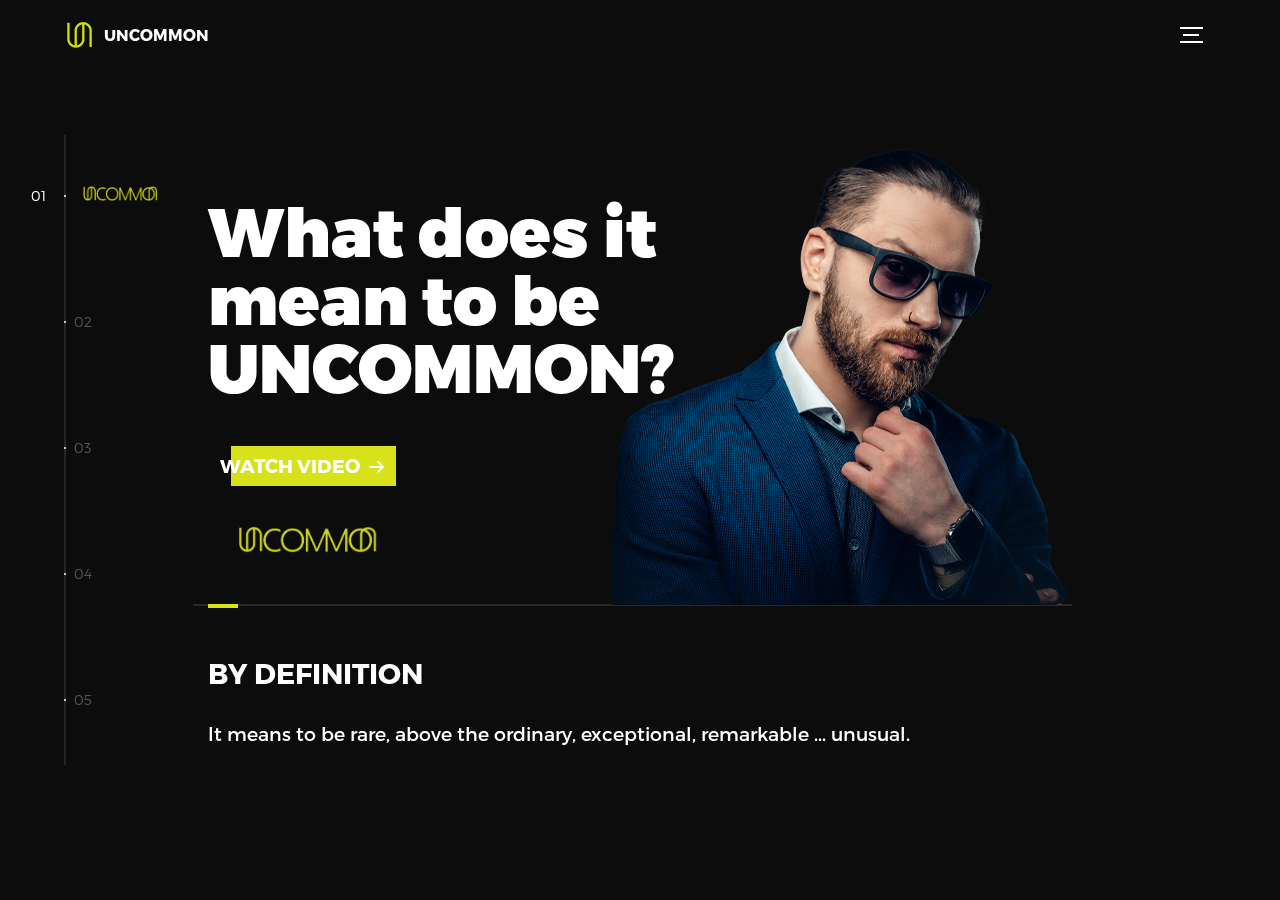
<file: index.html>
<!DOCTYPE html>
<html lang="en">
<head>
  <title>Uncommon</title>
  <meta charset="utf-8">
  <meta name="viewport" content="width=device-width, initial-scale=1">
  <meta http-equiv="X-UA-Compatible" content="IE=edge">
  <meta name="description" content="HTML5 website template">
  <meta name="keywords" content="global, template, html, sass, jquery">
  <meta name="author" content="Modificación por Giovanni Mérida | giomerida@cuttux.com">
  <link rel="icon" sizes="16x16 32x32 48x48" type="image/png" href="assets/img/favicon.png"/>
  <link rel="stylesheet" href="assets/css/main.css">
  <link rel="stylesheet" href="assets/css/index.css">
</head>
<body>

<!-- notification for small viewports and landscape oriented smartphones -->
<div class="device-notification">
  <a class="device-notification--logo" href="#0">
    <img src="assets/img/logo.png" alt="Uncommon">
    <p>Uncommon</p>
  </a>
  <p class="device-notification--message">Uncommon has so much to offer that we must request you orient your device to portrait or find a larger screen. You won't be disappointed.</p>
</div>

<div class="perspective effect-rotate-left">
  <div class="container"><div class="outer-nav--return"></div>
    <div id="viewport" class="l-viewport">
      <div class="l-wrapper">
        <header class="header">
          <a class="header--logo" href="#0">
            <img src="assets/img/logo.png" alt="Uncommon">
            <p>Uncommon</p>
          </a>
          <button class="header--cta cta">Watch Video</button>
          <div class="header--nav-toggle">
            <span></span>
          </div>
        </header>
        <nav class="l-side-nav">
          <ul class="side-nav">
            <li class="is-active"><span><img src="assets/img/logo-menu.png" width="75px"></span></li>
            <li><span><img src="assets/img/logo-menu.png" width="75px"></span></li>
            <li><span><img src="assets/img/logo-menu.png" width="75px"></span></li>
            <li><span><img src="assets/img/logo-menu.png" width="75px"></span></li>
            <li><span><img src="assets/img/logo-menu.png" width="75px"></span></li>
          </ul>
        </nav>
        <ul class="l-main-content main-content">
          <li class="l-section section section--is-active">
            <div class="intro">
              <div class="intro--banner">
                <h1>What does it<br>mean to be<br>UNCOMMON?</h1>
                <button class="cta">Watch Video
                  <svg version="1.1" id="Layer_1" xmlns="http://www.w3.org/2000/svg" xmlns:xlink="http://www.w3.org/1999/xlink" x="0px" y="0px" viewBox="0 0 150 118" style="enable-background:new 0 0 150 118;" xml:space="preserve">
                  <g transform="translate(0.000000,118.000000) scale(0.100000,-0.100000)">
                    <path d="M870,1167c-34-17-55-57-46-90c3-15,81-100,194-211l187-185l-565-1c-431,0-571-3-590-13c-55-28-64-94-18-137c21-20,33-20,597-20h575l-192-193C800,103,794,94,849,39c20-20,39-29,61-29c28,0,63,30,298,262c147,144,272,271,279,282c30,51,23,60-219,304C947,1180,926,1196,870,1167z"/>
                  </g>
                  </svg>
                  <span class="btn-background"></span>
                </button>
                <img src="assets/img/logo-menu.png" class="btn-img-intro">
                <img src="assets/img/introduction-visual.png" alt="hombre rico">
              </div>
              <div class="intro--options">
                <a href="#0">
                  <h2>BY DEFINITION</h2>
                  <p>It means to be rare, above the ordinary, exceptional, remarkable ... unusual.</p>
                </a>
                <!-- <a href="#0">
                  <h3>Fantasy interactive</h3>
                  <p>Lorem ipsum dolor sit amet, consectetur adipisicing elit sed do.</p>
                </a> -->
                <!-- <a href="#0">
                  <h3>Paul &amp; shark</h3>
                  <p>Lorem ipsum dolor sit amet, consectetur adipisicing elit sed do.</p>
                </a> -->
              </div>
            </div>
          </li>
          <li class="l-section section">
            <div class="intro">
              <div class="intro--banner">
                <h1>Income Per<br>Year</h1>
                <button class="cta">Watch Video
                  <svg version="1.1" id="Layer_1" xmlns="http://www.w3.org/2000/svg" xmlns:xlink="http://www.w3.org/1999/xlink" x="0px" y="0px" viewBox="0 0 150 118" style="enable-background:new 0 0 150 118;" xml:space="preserve">
                  <g transform="translate(0.000000,118.000000) scale(0.100000,-0.100000)">
                    <path d="M870,1167c-34-17-55-57-46-90c3-15,81-100,194-211l187-185l-565-1c-431,0-571-3-590-13c-55-28-64-94-18-137c21-20,33-20,597-20h575l-192-193C800,103,794,94,849,39c20-20,39-29,61-29c28,0,63,30,298,262c147,144,272,271,279,282c30,51,23,60-219,304C947,1180,926,1196,870,1167z"/>
                  </g>
                  </svg>
                  <span class="btn-background"></span>
                </button>
                <img src="assets/img/logo-menu.png" class="btn-img">
                <img src="assets/img/introduction-visual.png" alt="hombre rico">
              </div>
              <div class="intro--options">
                <a href="#0">
                  <h2>What Percent of</h2>
                  <p>The population makes over $100,000 residual income per year?<br>
                    Less than 1%, and then a banner that just says Uncommon.</p>
                </a>
              </div>
            </div>
            <!--<div class="work">
              <h2>Income Per Year</h2>
              <div class="work--lockup">
                <ul class="slider">
                  <li class="slider--item slider--item-left">
                    <a href="#0">
                      <div class="slider--item-image">
                        <img src="assets/img/work-victory.jpg" alt="Victory">
                      </div>
                      <p class="slider--item-title">Be the one</p>
                      <p class="slider--item-description">Be Uncommon</p>
                    </a>
                  </li>
                  <li class="slider--item slider--item-center">
                    <a href="#0">
                      <div class="slider--item-image">
                        <img src="assets/img/work-metiew-smith.jpg" alt="Metiew and Smith">
                      </div>
                      <p class="slider--item-title">What Percent of</p>
                      <p class="slider--item-description">the population makes over $100,000 residual income per year?</p>
                    </a>
                  </li>
                  <li class="slider--item slider--item-right">
                    <a href="#0">
                      <div class="slider--item-image">
                        <img src="assets/img/work-alex-nowak.jpg" alt="Alex Nowak">
                      </div>
                      <p class="slider--item-title">Less than 1%</p>
                      <p class="slider--item-description">and then a banner that just says Uncommon</p>
                    </a>
                  </li>
                </ul>
                <div class="slider--prev">
                  <svg version="1.1" id="Layer_1" xmlns="http://www.w3.org/2000/svg" xmlns:xlink="http://www.w3.org/1999/xlink" x="0px" y="0px"
                  viewBox="0 0 150 118" style="enable-background:new 0 0 150 118;" xml:space="preserve">
                  <g transform="translate(0.000000,118.000000) scale(0.100000,-0.100000)">
                    <path d="M561,1169C525,1155,10,640,3,612c-3-13,1-36,8-52c8-15,134-145,281-289C527,41,562,10,590,10c22,0,41,9,61,29
                    c55,55,49,64-163,278L296,510h575c564,0,576,0,597,20c46,43,37,109-18,137c-19,10-159,13-590,13l-565,1l182,180
                    c101,99,187,188,193,199c16,30,12,57-12,84C631,1174,595,1183,561,1169z"/>
                  </g>
                  </svg>
                </div>
                <div class="slider--next">
                  <svg version="1.1" id="Layer_1" xmlns="http://www.w3.org/2000/svg" xmlns:xlink="http://www.w3.org/1999/xlink" x="0px" y="0px" viewBox="0 0 150 118" style="enable-background:new 0 0 150 118;" xml:space="preserve">
                  <g transform="translate(0.000000,118.000000) scale(0.100000,-0.100000)">
                    <path d="M870,1167c-34-17-55-57-46-90c3-15,81-100,194-211l187-185l-565-1c-431,0-571-3-590-13c-55-28-64-94-18-137c21-20,33-20,597-20h575l-192-193C800,103,794,94,849,39c20-20,39-29,61-29c28,0,63,30,298,262c147,144,272,271,279,282c30,51,23,60-219,304C947,1180,926,1196,870,1167z"/>
                  </g>
                  </svg>
                </div>
              </div>
            </div>
          </li>-->
          <li class="l-section section">
            <div class="intro">
              <div class="intro--banner">
                <h1>What<br>percent of<br>the population<br>has a six pack?</h1>
                <button class="cta">Watch Video
                  <svg version="1.1" id="Layer_1" xmlns="http://www.w3.org/2000/svg" xmlns:xlink="http://www.w3.org/1999/xlink" x="0px" y="0px" viewBox="0 0 150 118" style="enable-background:new 0 0 150 118;" xml:space="preserve">
                  <g transform="translate(0.000000,118.000000) scale(0.100000,-0.100000)">
                    <path d="M870,1167c-34-17-55-57-46-90c3-15,81-100,194-211l187-185l-565-1c-431,0-571-3-590-13c-55-28-64-94-18-137c21-20,33-20,597-20h575l-192-193C800,103,794,94,849,39c20-20,39-29,61-29c28,0,63,30,298,262c147,144,272,271,279,282c30,51,23,60-219,304C947,1180,926,1196,870,1167z"/>
                  </g>
                  </svg>
                  <span class="btn-background"></span>
                </button>
                <img src="assets/img/logo-menu.png" class="btn-img-page3">
                <img src="assets/img/introduction-visual.png" alt="hombre rico">
              </div>
              <div class="intro--options">
                <a href="#0">
                  <h2>Less than 1% then again just says Uncommon</h2>
                  <p></p>
                </a>
              </div>
            </div>
            <!--<div class="about">
              <div class="about--banner">
                <h2>What<br>percent of<br>the population<br>has a six pack?</h2>
                <a href="#0">Less than 1% then again just says Uncommon
                  <span>
                    <svg version="1.1" id="Layer_1" xmlns="http://www.w3.org/2000/svg" xmlns:xlink="http://www.w3.org/1999/xlink" x="0px" y="0px" viewBox="0 0 150 118" style="enable-background:new 0 0 150 118;" xml:space="preserve">
                    <g transform="translate(0.000000,118.000000) scale(0.100000,-0.100000)">
                      <path d="M870,1167c-34-17-55-57-46-90c3-15,81-100,194-211l187-185l-565-1c-431,0-571-3-590-13c-55-28-64-94-18-137c21-20,33-20,597-20h575l-192-193C800,103,794,94,849,39c20-20,39-29,61-29c28,0,63,30,298,262c147,144,272,271,279,282c30,51,23,60-219,304C947,1180,926,1196,870,1167z"/>
                    </g>
                    </svg>
                  </span>
                </a>
                <img src="assets/img/about-visual.png" alt="About Us">
              </div>
              <div class="about--options">
                <a href="#0">
                  <h3>Uncommon</h3>
                </a>
                <a href="#0">
                  <h3>Uncommon</h3>
                </a>
                <a href="#0">
                  <h3>Uncommon</h3>
                </a>
              </div>
            </div>
          </li>-->
          <li class="l-section section">
            <div class="contact">
              <div class="contact--lockup">
                <div class="modal">
                  <div class="modal--information">
                    <p>How many men have both?</p>
                    <p>Almost none!!!!</p>
                    <p>Uncommon amongst<br>the Uncommon</p>
                    <img src="assets/img/logo-menu.png" width="110px">
                  </div>
                 <!-- <ul class="modal--options">
                    <li><a href="#0">Bēhance</a></li>
                    <li><a href="#0">dribbble</a></li>
                    <li><a href="mailto:ouremail@gmail.com">Contact Us</a></li>
                  </ul> -->
                </div>
              </div>
            </div>
          </li>
          <li class="l-section section">
            <div class="hire">
              <h2><img src="assets/img/logo-menu.png" class="logo-section-5" width="150px"></h2>
              <!-- checkout formspree.io for easy form setup -->
              <iframe width="100%" height="515" src="https://www.youtube.com/embed/bZ6HrQDkg6s?si=iZUM6rkrv7LWZRCI" title="YouTube video player" frameborder="0" allow="accelerometer; autoplay; clipboard-write; encrypted-media; gyroscope; picture-in-picture; web-share" allowfullscreen></iframe>
              <br>
              <form class="work-request">
                <input type="submit" value="Start now and become uncommon">
                <div class="work-request--options">
                  <span class="options-a">
                    <input id="opt-1" type="checkbox" value="app design">
                    <label for="opt-1">
                      <svg version="1.1" id="Layer_1" xmlns="http://www.w3.org/2000/svg" xmlns:xlink="http://www.w3.org/1999/xlink" x="0px" y="0px"
                      viewBox="0 0 150 111" style="enable-background:new 0 0 150 111;" xml:space="preserve">
                      <g transform="translate(0.000000,111.000000) scale(0.100000,-0.100000)">
                        <path d="M950,705L555,310L360,505C253,612,160,700,155,700c-6,0-44-34-85-75l-75-75l278-278L550-5l475,475c261,261,475,480,475,485c0,13-132,145-145,145C1349,1100,1167,922,950,705z"/>
                      </g>
                      </svg>
                      Compesation plan
                    </label>
                 
                    <input id="opt-3" type="checkbox" value="motion design">
                    <label for="opt-3">
                      <svg version="1.1" id="Layer_1" xmlns="http://www.w3.org/2000/svg" xmlns:xlink="http://www.w3.org/1999/xlink" x="0px" y="0px"
                      viewBox="0 0 150 111" style="enable-background:new 0 0 150 111;" xml:space="preserve">
                      <g transform="translate(0.000000,111.000000) scale(0.100000,-0.100000)">
                        <path d="M950,705L555,310L360,505C253,612,160,700,155,700c-6,0-44-34-85-75l-75-75l278-278L550-5l475,475c261,261,475,480,475,485c0,13-132,145-145,145C1349,1100,1167,922,950,705z"/>
                      </g>
                      </svg>
                      Product Information
                    </label>
                  </span>
                  
                </div>
                <!--BOTON PDF-->
                <input type="submit" value="Uncommon defined pdf">
              </form>
            </div>
          </li>
        </ul>
      </div>
    </div>
  </div>
  <ul class="outer-nav">
    <li class="is-active">Uncommon</li>
    <li>Income</li>
    <li>Physique</li>
    <li>Be the one</li>
    <li>About us</li>
  </ul>
</div>

<script src="https://ajax.googleapis.com/ajax/libs/jquery/2.2.4/jquery.min.js"></script>
<script>window.jQuery || document.write('<script src="assets/js/vendor/jquery-2.2.4.min.js"><\/script>')</script>
<script src="assets/js/functions-min.js"></script>
</body>
</html>
</file>
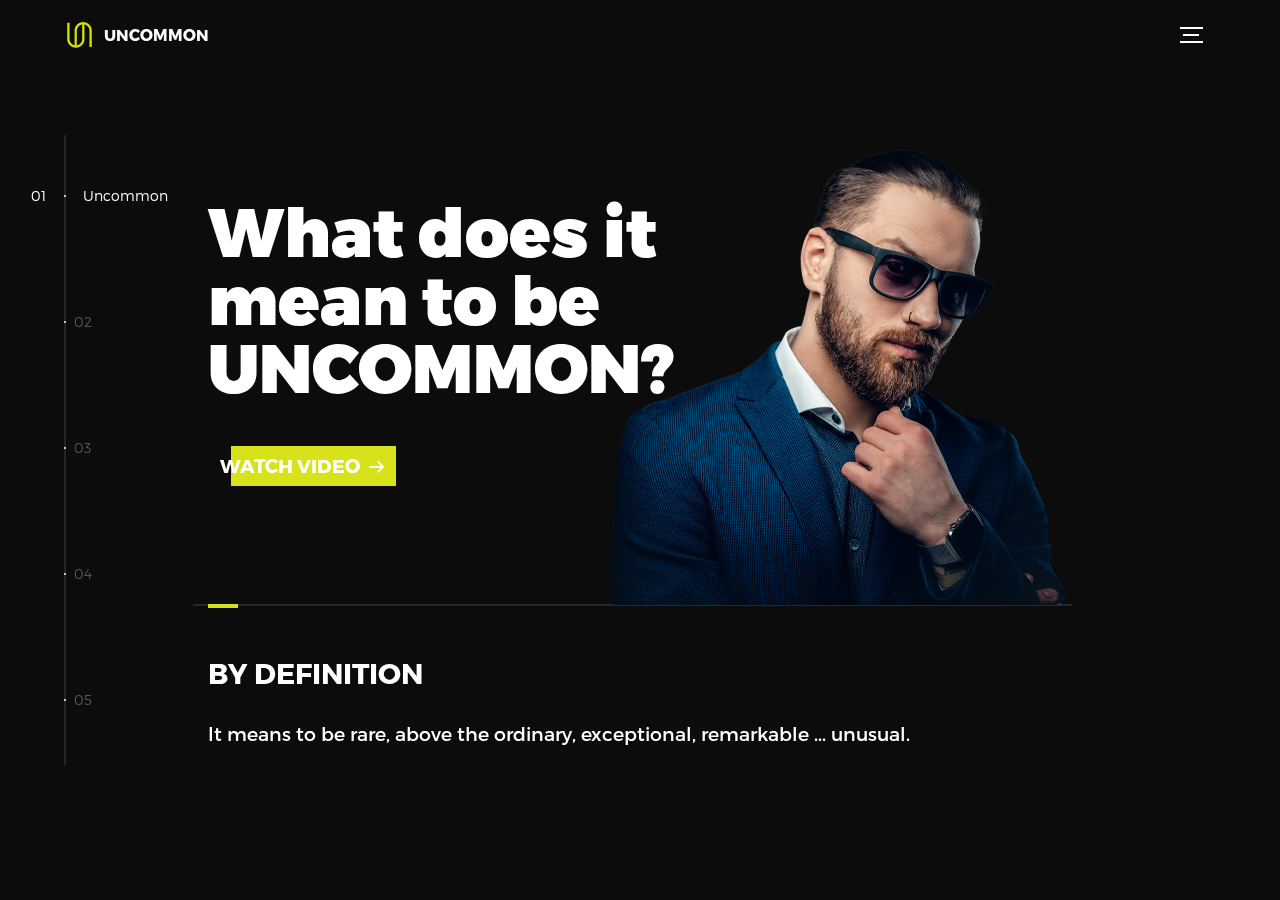
<file: web_anterior.html>
<!DOCTYPE html>
<html lang="en">
<head>
  <title>Uncommon</title>
  <meta charset="utf-8">
  <meta name="viewport" content="width=device-width, initial-scale=1">
  <meta http-equiv="X-UA-Compatible" content="IE=edge">
  <meta name="description" content="HTML5 website template">
  <meta name="keywords" content="global, template, html, sass, jquery">
  <meta name="author" content="Modificación por Giovanni Mérida | giomerida@cuttux.com">
  <link rel="stylesheet" href="assets/css/main.css">
  <link rel="stylesheet" href="assets/css/index.css">
</head>
<body>

<!-- notification for small viewports and landscape oriented smartphones -->
<div class="device-notification">
  <a class="device-notification--logo" href="#0">
    <img src="assets/img/logo.png" alt="Global">
    <p>Uncommon</p>
  </a>
  <p class="device-notification--message">Uncommon has so much to offer that we must request you orient your device to portrait or find a larger screen. You won't be disappointed.</p>
</div>

<div class="perspective effect-rotate-left">
  <div class="container"><div class="outer-nav--return"></div>
    <div id="viewport" class="l-viewport">
      <div class="l-wrapper">
        <header class="header">
          <a class="header--logo" href="#0">
            <img src="assets/img/logo.png" alt="Uncommon">
            <p>Uncommon</p>
          </a>
          <button class="header--cta cta">Watch Video</button>
          <div class="header--nav-toggle">
            <span></span>
          </div>
        </header>
        <nav class="l-side-nav">
          <ul class="side-nav">
            <li class="is-active"><span>Uncommon</span></li>
            <li><span>Income</span></li>
            <li><span>Physique</span></li>
            <li><span>Be the one</span></li>
            <li><span>About Us</span></li>
          </ul>
        </nav>
        <ul class="l-main-content main-content">
          <li class="l-section section section--is-active">
            <div class="intro">
              <div class="intro--banner">
                <h1>What does it<br>mean to be<br>UNCOMMON?</h1>
                <button class="cta">Watch Video
                  <svg version="1.1" id="Layer_1" xmlns="http://www.w3.org/2000/svg" xmlns:xlink="http://www.w3.org/1999/xlink" x="0px" y="0px" viewBox="0 0 150 118" style="enable-background:new 0 0 150 118;" xml:space="preserve">
                  <g transform="translate(0.000000,118.000000) scale(0.100000,-0.100000)">
                    <path d="M870,1167c-34-17-55-57-46-90c3-15,81-100,194-211l187-185l-565-1c-431,0-571-3-590-13c-55-28-64-94-18-137c21-20,33-20,597-20h575l-192-193C800,103,794,94,849,39c20-20,39-29,61-29c28,0,63,30,298,262c147,144,272,271,279,282c30,51,23,60-219,304C947,1180,926,1196,870,1167z"/>
                  </g>
                  </svg>
                  <span class="btn-background"></span>
                </button>
                <img src="assets/img/introduction-visual.png" alt="Welcome">
              </div>
              <div class="intro--options">
                <a href="#0">
                  <h2>BY DEFINITION</h2>
                  <p>It means to be rare, above the ordinary, exceptional, remarkable ... unusual.</p>
                </a>
                <!-- <a href="#0">
                  <h3>Fantasy interactive</h3>
                  <p>Lorem ipsum dolor sit amet, consectetur adipisicing elit sed do.</p>
                </a> -->
                <!-- <a href="#0">
                  <h3>Paul &amp; shark</h3>
                  <p>Lorem ipsum dolor sit amet, consectetur adipisicing elit sed do.</p>
                </a> -->
              </div>
            </div>
          </li>
          <li class="l-section section">
            <div class="work">
              <h2>Income Per Year</h2>
              <div class="work--lockup">
                <ul class="slider">
                  <li class="slider--item slider--item-left">
                    <a href="#0">
                      <div class="slider--item-image">
                        <img src="assets/img/work-victory.jpg" alt="Victory">
                      </div>
                      <p class="slider--item-title">Be the one</p>
                      <p class="slider--item-description">Be Uncommon</p>
                    </a>
                  </li>
                  <li class="slider--item slider--item-center">
                    <a href="#0">
                      <div class="slider--item-image">
                        <img src="assets/img/work-metiew-smith.jpg" alt="Metiew and Smith">
                      </div>
                      <p class="slider--item-title">What Percent of</p>
                      <p class="slider--item-description">the population makes over $100,000 residual income per year?</p>
                    </a>
                  </li>
                  <li class="slider--item slider--item-right">
                    <a href="#0">
                      <div class="slider--item-image">
                        <img src="assets/img/work-alex-nowak.jpg" alt="Alex Nowak">
                      </div>
                      <p class="slider--item-title">Less than 1%</p>
                      <p class="slider--item-description">and then a banner that just says Uncommon</p>
                    </a>
                  </li>
                </ul>
                <div class="slider--prev">
                  <svg version="1.1" id="Layer_1" xmlns="http://www.w3.org/2000/svg" xmlns:xlink="http://www.w3.org/1999/xlink" x="0px" y="0px"
                  viewBox="0 0 150 118" style="enable-background:new 0 0 150 118;" xml:space="preserve">
                  <g transform="translate(0.000000,118.000000) scale(0.100000,-0.100000)">
                    <path d="M561,1169C525,1155,10,640,3,612c-3-13,1-36,8-52c8-15,134-145,281-289C527,41,562,10,590,10c22,0,41,9,61,29
                    c55,55,49,64-163,278L296,510h575c564,0,576,0,597,20c46,43,37,109-18,137c-19,10-159,13-590,13l-565,1l182,180
                    c101,99,187,188,193,199c16,30,12,57-12,84C631,1174,595,1183,561,1169z"/>
                  </g>
                  </svg>
                </div>
                <div class="slider--next">
                  <svg version="1.1" id="Layer_1" xmlns="http://www.w3.org/2000/svg" xmlns:xlink="http://www.w3.org/1999/xlink" x="0px" y="0px" viewBox="0 0 150 118" style="enable-background:new 0 0 150 118;" xml:space="preserve">
                  <g transform="translate(0.000000,118.000000) scale(0.100000,-0.100000)">
                    <path d="M870,1167c-34-17-55-57-46-90c3-15,81-100,194-211l187-185l-565-1c-431,0-571-3-590-13c-55-28-64-94-18-137c21-20,33-20,597-20h575l-192-193C800,103,794,94,849,39c20-20,39-29,61-29c28,0,63,30,298,262c147,144,272,271,279,282c30,51,23,60-219,304C947,1180,926,1196,870,1167z"/>
                  </g>
                  </svg>
                </div>
              </div>
            </div>
          </li>
          <li class="l-section section">
            <div class="about">
              <div class="about--banner">
                <h2>What<br>percent of<br>the population<br>has a six pack?</h2>
                <a href="#0">Less than 1% then again just says Uncommon
                  <span>
                    <svg version="1.1" id="Layer_1" xmlns="http://www.w3.org/2000/svg" xmlns:xlink="http://www.w3.org/1999/xlink" x="0px" y="0px" viewBox="0 0 150 118" style="enable-background:new 0 0 150 118;" xml:space="preserve">
                    <g transform="translate(0.000000,118.000000) scale(0.100000,-0.100000)">
                      <path d="M870,1167c-34-17-55-57-46-90c3-15,81-100,194-211l187-185l-565-1c-431,0-571-3-590-13c-55-28-64-94-18-137c21-20,33-20,597-20h575l-192-193C800,103,794,94,849,39c20-20,39-29,61-29c28,0,63,30,298,262c147,144,272,271,279,282c30,51,23,60-219,304C947,1180,926,1196,870,1167z"/>
                    </g>
                    </svg>
                  </span>
                </a>
                <img src="assets/img/about-visual.png" alt="About Us">
              </div>
              <div class="about--options">
                <a href="#0">
                  <h3>Uncommon</h3>
                </a>
                <a href="#0">
                  <h3>Uncommon</h3>
                </a>
                <a href="#0">
                  <h3>Uncommon</h3>
                </a>
              </div>
            </div>
          </li>
          <li class="l-section section">
            <div class="contact">
              <div class="contact--lockup">
                <div class="modal">
                  <div class="modal--information">
                    <p>How many men have both?</p>
                    <p>Almost none!!!!</p>
                    <p>Uncommon amongst<br>the Uncommon</p>
                  </div>
                 <!-- <ul class="modal--options">
                    <li><a href="#0">Bēhance</a></li>
                    <li><a href="#0">dribbble</a></li>
                    <li><a href="mailto:ouremail@gmail.com">Contact Us</a></li>
                  </ul> -->
                </div>
              </div>
            </div>
          </li>
          <li class="l-section section">
            <div class="hire">
              <h2>Uncommon</h2>
              <!-- checkout formspree.io for easy form setup -->
              <iframe width="100%" height="515" src="https://www.youtube.com/embed/bZ6HrQDkg6s?si=iZUM6rkrv7LWZRCI" title="YouTube video player" frameborder="0" allow="accelerometer; autoplay; clipboard-write; encrypted-media; gyroscope; picture-in-picture; web-share" allowfullscreen></iframe>
              <br>
              <form class="work-request">
                <div class="work-request--options">
                  <span class="options-a">
                    <input id="opt-1" type="checkbox" value="app design">
                    <label for="opt-1">
                      <svg version="1.1" id="Layer_1" xmlns="http://www.w3.org/2000/svg" xmlns:xlink="http://www.w3.org/1999/xlink" x="0px" y="0px"
                      viewBox="0 0 150 111" style="enable-background:new 0 0 150 111;" xml:space="preserve">
                      <g transform="translate(0.000000,111.000000) scale(0.100000,-0.100000)">
                        <path d="M950,705L555,310L360,505C253,612,160,700,155,700c-6,0-44-34-85-75l-75-75l278-278L550-5l475,475c261,261,475,480,475,485c0,13-132,145-145,145C1349,1100,1167,922,950,705z"/>
                      </g>
                      </svg>
                      Become Uncommon
                    </label>
                    <input id="opt-2" type="checkbox" value="graphic design">
                    <label for="opt-2">
                      <svg version="1.1" id="Layer_1" xmlns="http://www.w3.org/2000/svg" xmlns:xlink="http://www.w3.org/1999/xlink" x="0px" y="0px"
                      viewBox="0 0 150 111" style="enable-background:new 0 0 150 111;" xml:space="preserve">
                      <g transform="translate(0.000000,111.000000) scale(0.100000,-0.100000)">
                        <path d="M950,705L555,310L360,505C253,612,160,700,155,700c-6,0-44-34-85-75l-75-75l278-278L550-5l475,475c261,261,475,480,475,485c0,13-132,145-145,145C1349,1100,1167,922,950,705z"/>
                      </g>
                      </svg>
                      Compensation Plan
                    </label>
                    <input id="opt-3" type="checkbox" value="motion design">
                    <label for="opt-3">
                      <svg version="1.1" id="Layer_1" xmlns="http://www.w3.org/2000/svg" xmlns:xlink="http://www.w3.org/1999/xlink" x="0px" y="0px"
                      viewBox="0 0 150 111" style="enable-background:new 0 0 150 111;" xml:space="preserve">
                      <g transform="translate(0.000000,111.000000) scale(0.100000,-0.100000)">
                        <path d="M950,705L555,310L360,505C253,612,160,700,155,700c-6,0-44-34-85-75l-75-75l278-278L550-5l475,475c261,261,475,480,475,485c0,13-132,145-145,145C1349,1100,1167,922,950,705z"/>
                      </g>
                      </svg>
                      More info on AI
                    </label>
                  </span>
                  <input id="opt-6" type="checkbox" value="marketing">
                    <label for="opt-6">
                      <svg version="1.1" id="Layer_1" xmlns="http://www.w3.org/2000/svg" xmlns:xlink="http://www.w3.org/1999/xlink" x="0px" y="0px"
                      viewBox="0 0 150 111" style="enable-background:new 0 0 150 111;" xml:space="preserve">
                      <g transform="translate(0.000000,111.000000) scale(0.100000,-0.100000)">
                        <path d="M950,705L555,310L360,505C253,612,160,700,155,700c-6,0-44-34-85-75l-75-75l278-278L550-5l475,475c261,261,475,480,475,485c0,13-132,145-145,145C1349,1100,1167,922,950,705z"/>
                      </g>
                      </svg>
                      Uncommon Defined
                    </label>
                  </span>
                </div>
                <!--BOTON PDF-->
                <input type="submit" value="Uncommon PDF For recognition">
              </form>
            </div>
          </li>
        </ul>
      </div>
    </div>
  </div>
  <ul class="outer-nav">
    <li class="is-active">Uncommon</li>
    <li>Income</li>
    <li>Physique</li>
    <li>Be the one</li>
    <li>About us</li>
  </ul>
</div>

<script src="https://ajax.googleapis.com/ajax/libs/jquery/2.2.4/jquery.min.js"></script>
<script>window.jQuery || document.write('<script src="assets/js/vendor/jquery-2.2.4.min.js"><\/script>')</script>
<script src="assets/js/functions-min.js"></script>
</body>
</html>
</file>
<file: assets/css/main.css>
@font-face{font-family:'Montserrat';src:url("fonts/Montserrat-Black.eot");src:local("☺"),url("fonts/Montserrat-Black.woff") format("woff"),url("fonts/Montserrat-Black.ttf") format("truetype"),url("fonts/Montserrat-Black.svg") format("svg");font-weight:900;font-style:normal}@font-face{font-family:'Montserrat';src:url("fonts/Montserrat-Bold.eot");src:local("☺"),url("fonts/Montserrat-Bold.woff") format("woff"),url("fonts/Montserrat-Bold.ttf") format("truetype"),url("fonts/Montserrat-Bold.svg") format("svg");font-weight:700;font-style:normal}@font-face{font-family:'Montserrat';src:url("fonts/Montserrat-Regular.eot");src:local("☺"),url("fonts/Montserrat-Regular.woff") format("woff"),url("fonts/Montserrat-Regular.ttf") format("truetype"),url("fonts/Montserrat-Regular.svg") format("svg");font-weight:400;font-style:normal}@font-face{font-family:'Montserrat';src:url("fonts/Montserrat-Light.eot");src:local("☺"),url("fonts/Montserrat-Light.woff") format("woff"),url("fonts/Montserrat-Light.ttf") format("truetype"),url("fonts/Montserrat-Light.svg") format("svg");font-weight:300;font-style:normal}/*! normalize.css v3.0.2 | MIT License | git.io/normalize */html{font-family:sans-serif;-ms-text-size-adjust:100%;-webkit-text-size-adjust:100%}body{margin:0}article,aside,details,figcaption,figure,footer,header,hgroup,main,menu,nav,section,summary{display:block}audio,canvas,progress,video{display:inline-block;vertical-align:baseline}audio:not([controls]){display:none;height:0}[hidden],template{display:none}a{background-color:transparent}a:active,a:hover{outline:0}abbr[title]{border-bottom:1px dotted}b,strong{font-weight:bold}dfn{font-style:italic}h1{font-size:2em;margin:0.67em 0}mark{background:#ff0;color:#000}small{font-size:80%}sub,sup{font-size:75%;line-height:0;position:relative;vertical-align:baseline}sup{top:-0.5em}sub{bottom:-0.25em}img{border:0}svg:not(:root){overflow:hidden}figure{margin:1em 40px}hr{box-sizing:content-box;height:0}pre{overflow:auto}code,kbd,pre,samp{font-family:monospace, monospace;font-size:1em}button,input,optgroup,select,textarea{color:inherit;font:inherit;margin:0}button{overflow:visible}button,select{text-transform:none}button,html input[type="button"],input[type="reset"],input[type="submit"]{-webkit-appearance:button;cursor:pointer}button[disabled],html input[disabled]{cursor:default}button::-moz-focus-inner,input::-moz-focus-inner{border:0;padding:0}input{line-height:normal}input[type="checkbox"],input[type="radio"]{box-sizing:border-box;padding:0}input[type="number"]::-webkit-inner-spin-button,input[type="number"]::-webkit-outer-spin-button{height:auto}input[type="search"]{-webkit-appearance:textfield;box-sizing:content-box}input[type="search"]::-webkit-search-cancel-button,input[type="search"]::-webkit-search-decoration{-webkit-appearance:none}fieldset{border:1px solid #c0c0c0;margin:0 2px;padding:0.35em 0.625em 0.75em}legend{border:0;padding:0}textarea{overflow:auto}optgroup{font-weight:bold}table{border-collapse:collapse;border-spacing:0}td,th{padding:0}::-moz-selection{background:#FFF498}::selection{background:#FFF498}::-moz-selection{background:#FFF498}img::-moz-selection{background:transparent}img::selection{background:transparent}img::-moz-selection{background:transparent}body{-webkit-tap-highlight-color:#FFF498}body{background-color:#0c0c0c;font-size:19px;line-height:1.6;font-family:"Montserrat",sans-serif;color:#fff;-webkit-font-smoothing:antialiased;-webkit-text-size-adjust:100%}.l-viewport{position:relative;width:100%;height:100vh;box-shadow:0 0 45px 5px rgba(0,0,0,0.85);overflow:hidden}.l-wrapper{position:relative;width:1440px;max-width:90%;height:100%;margin:0 auto}.l-side-nav{position:absolute;left:0;display:-webkit-box;display:-webkit-flex;display:-ms-flexbox;display:flex;height:100%;-webkit-box-align:center;-webkit-align-items:center;-ms-flex-align:center;align-items:center}.l-side-nav::before{content:"";position:absolute;top:50%;left:0;-webkit-transform:translateY(-50%);transform:translateY(-50%);width:2px;height:70%;max-height:750px;background-color:#555;opacity:.35;z-index:10}@media (max-width: 1180px){.l-side-nav{display:none}}.l-main-content{position:relative;width:100%;height:100%;margin:0;padding:0;list-style:none}.l-section{position:absolute;width:100%;height:100%}.device-notification{display:none;position:fixed;top:0;left:0;width:100%;height:100%;-webkit-box-orient:vertical;-webkit-box-direction:normal;-webkit-flex-direction:column;-ms-flex-direction:column;flex-direction:column;-webkit-box-align:center;-webkit-align-items:center;-ms-flex-align:center;-ms-grid-row-align:center;align-items:center;-webkit-box-pack:center;-webkit-justify-content:center;-ms-flex-pack:center;justify-content:center;background-color:#0c0c0c;z-index:12}.device-notification--logo{display:-webkit-box;display:-webkit-flex;display:-ms-flexbox;display:flex;-webkit-box-align:center;-webkit-align-items:center;-ms-flex-align:center;align-items:center;text-decoration:none;color:#fff}.device-notification--logo p{margin:0 0 0 10px;font-size:16px;font-weight:700;text-transform:uppercase}.device-notification--message{width:70%;margin:30px 0 0 0;font-weight:700;text-align:center}@media (max-width: 767px) and (min-width: 601px) and (max-height: 680px){.device-notification{display:-webkit-box;display:-webkit-flex;display:-ms-flexbox;display:flex}}@media (max-width: 600px) and (min-width: 480px) and (max-height: 580px){.device-notification{display:-webkit-box;display:-webkit-flex;display:-ms-flexbox;display:flex}}@media (max-width: 736px) and (min-width: 360px) and (orientation: landscape){.device-notification{display:-webkit-box;display:-webkit-flex;display:-ms-flexbox;display:flex}}@media(max-width: 359px){.device-notification{display:-webkit-box;display:-webkit-flex;display:-ms-flexbox;display:flex}}.section{opacity:0;visibility:hidden;-webkit-transition:opacity .4s ease-in-out,visibility 0s .4s;transition:opacity .4s ease-in-out,visibility 0s .4s}.section--is-active{opacity:1;visibility:visible;z-index:1;-webkit-transition:opacity .4s ease-in-out .4s;transition:opacity .4s ease-in-out .4s}.section--next{-webkit-transform:translateY(-45px);transform:translateY(-45px);-webkit-transition:-webkit-transform .4s ease-in-out;transition:-webkit-transform .4s ease-in-out;transition:transform .4s ease-in-out;transition:transform .4s ease-in-out, -webkit-transform .4s ease-in-out}.section--prev{-webkit-transform:translateY(45px);transform:translateY(45px);-webkit-transition:-webkit-transform .4s ease-in-out;transition:-webkit-transform .4s ease-in-out;transition:transform .4s ease-in-out;transition:transform .4s ease-in-out, -webkit-transform .4s ease-in-out}.header{position:absolute;top:0;left:0;display:-webkit-box;display:-webkit-flex;display:-ms-flexbox;display:flex;width:100%;height:70px;-webkit-box-align:center;-webkit-align-items:center;-ms-flex-align:center;align-items:center;-webkit-box-pack:justify;-webkit-justify-content:space-between;-ms-flex-pack:justify;justify-content:space-between;z-index:10}.header--logo{display:-webkit-box;display:-webkit-flex;display:-ms-flexbox;display:flex;-webkit-box-align:center;-webkit-align-items:center;-ms-flex-align:center;align-items:center;text-decoration:none;color:#fff}.header--logo p{margin:0 0 0 10px;font-size:16px;font-weight:700;text-transform:uppercase}.header--nav-toggle{display:-webkit-box;display:-webkit-flex;display:-ms-flexbox;display:flex;width:50px;height:50px;-webkit-box-orient:vertical;-webkit-box-direction:normal;-webkit-flex-direction:column;-ms-flex-direction:column;flex-direction:column;-webkit-box-align:center;-webkit-align-items:center;-ms-flex-align:center;align-items:center;-webkit-box-pack:center;-webkit-justify-content:center;-ms-flex-pack:center;justify-content:center;cursor:pointer}.header--nav-toggle span,.header--nav-toggle::before,.header--nav-toggle::after{content:"";position:relative;width:16px;height:2px;background-color:#fff}.header--nav-toggle::before{bottom:5px;width:23px}.header--nav-toggle::after{top:5px;width:23px}.header--cta{position:absolute;top:50%;left:50%;-webkit-transform:translate(-50%, -50%);transform:translate(-50%, -50%);padding:0 20px;line-height:30px;text-decoration:none;color:#000;font-weight:700;text-transform:uppercase;background-color:#D8E21B;border:none;opacity:0;visibility:hidden;-webkit-transition:opacity .4s ease-in-out,visibility 0s .4s;transition:opacity .4s ease-in-out,visibility 0s .4s}.header--cta:focus{outline:none}.header--cta.is-active{opacity:1;visibility:visible;-webkit-transition:opacity .4s ease-in-out .4s;transition:opacity .4s ease-in-out .4s}@media (max-width: 767px){.header--cta{display:none}}.side-nav{position:relative;display:-webkit-box;display:-webkit-flex;display:-ms-flexbox;display:flex;width:100px;height:70%;max-height:750px;-webkit-box-orient:vertical;-webkit-box-direction:normal;-webkit-flex-direction:column;-ms-flex-direction:column;flex-direction:column;-webkit-justify-content:space-around;-ms-flex-pack:distribute;justify-content:space-around;margin:0;padding:0;list-style-position:inside;z-index:10}.side-nav>li{position:relative;top:-5px;color:#fff;font-size:6px;cursor:pointer}.side-nav>li span{position:relative;top:3px;left:10px;color:#fff;font-size:14px;font-weight:300;opacity:0;visibility:hidden}.side-nav>li::before{position:absolute;top:3px;left:10px;color:#555;font-size:14px;font-weight:300}.side-nav li:nth-child(1)::before{content:"01"}.side-nav li:nth-child(2)::before{content:"02"}.side-nav li:nth-child(3)::before{content:"03"}.side-nav li:nth-child(4)::before{content:"04"}.side-nav li:nth-child(5)::before{content:"05"}.side-nav li.is-active{color:D8E21B;-webkit-transition:color .4s ease-in-out;transition:color .4s ease-in-out}.side-nav li.is-active span{opacity:1;visibility:visible;-webkit-transition:opacity .4s ease-in-out;transition:opacity .4s ease-in-out}.side-nav li.is-active::before{left:-33px;color:#fff}.intro{position:relative;display:-webkit-box;display:-webkit-flex;display:-ms-flexbox;display:flex;width:900px;max-width:75%;height:100%;-webkit-box-orient:vertical;-webkit-box-direction:normal;-webkit-flex-direction:column;-ms-flex-direction:column;flex-direction:column;-webkit-box-pack:center;-webkit-justify-content:center;-ms-flex-pack:center;justify-content:center;margin:0 auto}@media (max-width: 1180px){.intro{max-width:100%}}.intro--banner{position:relative;height:475px}.intro--banner::before{content:"";position:absolute;bottom:20px;left:-15px;right:0;height:2px;background-color:#282828}.intro--banner::after{content:"";position:absolute;bottom:18px;left:0;width:30px;height:4px;background-color:#D8E21B}.intro--banner h1{position:relative;font-size:68px;font-weight:900;line-height:1;z-index:1}.intro--banner button{position:relative;padding:5px 17px 5px 12px;font-weight:700;text-transform:uppercase;background-color:transparent;border:none}.intro--banner button .btn-background{position:absolute;top:0;left:23px;right:0;height:100%;background-color:#D8E21B;z-index:-1;-webkit-transition:left .2s ease-in-out;transition:left .2s ease-in-out}.intro--banner button:hover .btn-background{left:0}.intro--banner button:focus{outline:none}.intro--banner button svg{position:relative;left:5px;width:15px;fill:#fff}.intro--banner img{position:absolute;bottom:21px;right:-12px}.intro--options{display:-webkit-box;display:-webkit-flex;display:-ms-flexbox;display:flex;-webkit-box-pack:justify;-webkit-justify-content:space-between;-ms-flex-pack:justify;justify-content:space-between;margin:0;padding:0;list-style:none}.intro--options>a{max-width:90%;text-decoration:none;color:#fff;-webkit-transition:color .2s ease-in-out;transition:color .2s ease-in-out}.intro--options>a:hover{color:#fff}.intro--options h3{font-size:16px;text-transform:uppercase}.intro--options p{margin-bottom:0}@media (max-width: 900px){.intro--banner{height:380px}.intro--banner h1{font-size:55px}.intro--banner img{width:430px}.intro--options>a{margin-right:30px}.intro--options>a:last-child{margin-right:0}}@media (max-width: 767px){.intro--banner{height:305px}.intro--banner h1{font-size:44px}.intro--banner img{width:330px}.intro--options{display:block}.intro--options>a{display:block;max-width:100%;margin:0 0 30px 0}.intro--options>a:last-child{margin-bottom:0}}@media (max-width: 600px){.intro--banner{height:360px}.intro--banner h1{font-size:55px}.intro--banner img{display:none}}@media (max-width: 600px) and (max-height: 750px){.intro--banner{height:auto}.intro--banner::before,.intro--banner::after{display:none}.intro--banner h1{margin-top:0}.intro--options{display:none}}.work{position:relative;display:-webkit-box;display:-webkit-flex;display:-ms-flexbox;display:flex;width:960px;max-width:80%;height:100%;-webkit-box-orient:vertical;-webkit-box-direction:normal;-webkit-flex-direction:column;-ms-flex-direction:column;flex-direction:column;-webkit-box-pack:center;-webkit-justify-content:center;-ms-flex-pack:center;justify-content:center;margin:0 auto}@media (max-width: 1180px){.work{max-width:100%}}.work h2{margin:0 0 20px 0;font-size:30px;text-align:center}.work--lockup{position:relative}.work--lockup .slider{position:relative;display:-webkit-box;display:-webkit-flex;display:-ms-flexbox;display:flex;width:80%;margin:0 auto;padding:0;list-style:none}.work--lockup .slider--item{position:absolute;display:none;text-align:center}.work--lockup .slider--item a{text-decoration:none;color:#858585}.work--lockup .slider--item-title{margin-top:10px;font-size:12px;font-weight:700;text-transform:uppercase}.work--lockup .slider--item-description{display:none;max-width:250px;margin:0 auto}.work--lockup .slider--item-image{width:150px;height:150px;margin:0 auto;border-radius:50%;overflow:hidden}.work--lockup .slider--item-image img{width:100%}.work--lockup .slider--item-left{top:50%;left:0;-webkit-transform:translateY(-50%);transform:translateY(-50%);display:block}.work--lockup .slider--item-right{top:50%;right:0;-webkit-transform:translateY(-50%);transform:translateY(-50%);display:block}.work--lockup .slider--item-center{position:relative;top:30px;left:50%;-webkit-transform:translateX(-50%);transform:translateX(-50%);display:block}.work--lockup .slider--item-center a{color:#fff}.work--lockup .slider--item-center .slider--item-title{margin-top:25px;font-size:16px}.work--lockup .slider--item-center .slider--item-description{display:block}.work--lockup .slider--item-center .slider--item-image{width:300px;height:300px}.work--lockup .slider--next,.work--lockup .slider--prev{position:absolute;top:160px;display:-webkit-box;display:-webkit-flex;display:-ms-flexbox;display:flex;width:50px;height:50px;-webkit-box-align:center;-webkit-align-items:center;-ms-flex-align:center;align-items:center;-webkit-box-pack:center;-webkit-justify-content:center;-ms-flex-pack:center;justify-content:center;background-color:#282828;border-radius:50%;cursor:pointer}.work--lockup .slider--next svg,.work--lockup .slider--prev svg{width:20px;fill:#fff}.work--lockup .slider--next{right:0}.work--lockup .slider--prev{left:0}@media (max-width: 900px){.work--lockup .slider--item-image{width:120px;height:120px}.work--lockup .slider--item-center .slider--item-image{width:240px;height:240px}.work--lockup .slider--next,.work--lockup .slider--prev{top:130px}}@media (max-width: 767px){.work--lockup .slider{width:75%}.work--lockup .slider--item-image{width:90px;height:90px}.work--lockup .slider--item-center .slider--item-image{width:190px;height:190px}.work--lockup .slider--next,.work--lockup .slider--prev{top:105px}}@media (max-width: 600px){.work--lockup .slider{width:auto}.work--lockup .slider--item-left,.work--lockup .slider--item-right{display:none}}.about{position:relative;display:-webkit-box;display:-webkit-flex;display:-ms-flexbox;display:flex;width:900px;max-width:75%;height:100%;-webkit-box-orient:vertical;-webkit-box-direction:normal;-webkit-flex-direction:column;-ms-flex-direction:column;flex-direction:column;-webkit-box-pack:center;-webkit-justify-content:center;-ms-flex-pack:center;justify-content:center;margin:0 auto}@media (max-width: 1180px){.about{max-width:100%}}.about--banner{position:relative;height:475px}.about--banner::before{content:"";position:absolute;top:20px;left:200px;-webkit-transform:rotate(-25deg);transform:rotate(-25deg);border:5px solid #D8E21B;border-right-color:transparent;border-bottom-color:transparent}.about--banner::after{content:"";position:absolute;top:75px;left:400px;-webkit-transform:rotate(45deg);transform:rotate(45deg);width:10px;height:10px;background-color:#D8E21B}.about--banner h2{position:relative;margin-top:35px;font-size:68px;font-weight:900;line-height:1;z-index:1}.about--banner h2::before{content:"";position:absolute;top:60px;left:268px;width:30px;height:30px;background-color:#D8E21B;border-radius:50%}.about--banner h2::after{content:"";position:absolute;top:255px;left:255px;width:10px;height:10px;background-color:#D8E21B}.about--banner a{padding:5px 17px 5px 0;text-decoration:none;color:#fff;font-weight:700;text-transform:uppercase;background-color:transparent}.about--banner a:hover svg{left:10px}.about--banner a svg{position:relative;left:5px;width:15px;fill:#fff;-webkit-transition:left .2s ease-in-out;transition:left .2s ease-in-out}.about--banner img{position:absolute;bottom:-90px;right:-12px}.about--options{display:-webkit-box;display:-webkit-flex;display:-ms-flexbox;display:flex;max-width:600px;-webkit-box-pack:justify;-webkit-justify-content:space-between;-ms-flex-pack:justify;justify-content:space-between;margin:0;padding:0;list-style:none}.about--options>a{position:relative;width:150px;height:75px;text-decoration:none;color:#fff;border:10px solid #D8E21B;background-position:center;background-size:cover;background-repeat:no-repeat}.about--options>a:nth-child(1){background-image:url("../img/about-winners.jpg")}.about--options>a:nth-child(2){background-image:url("../img/about-philosophy.jpg")}.about--options>a:nth-child(3){background-image:url("../img/about-history.jpg")}.about--options>a:hover h3{bottom:-50px}.about--options h3{position:absolute;bottom:-48px;left:10px;font-size:16px;text-transform:uppercase;-webkit-transition:bottom .2s ease-in-out,left .2s ease-in-out;transition:bottom .2s ease-in-out,left .2s ease-in-out}@media (max-width: 767px){.about--banner{height:305px}.about--banner::before{top:0;left:125px}.about--banner::after{top:35px;left:260px}.about--banner h2{margin-top:10px;font-size:44px}.about--banner h2::before{top:28px;left:168px}.about--banner h2::after{top:163px;left:163px}.about--banner img{width:315px}}@media (max-width: 600px){.about--banner{height:auto}.about--banner::before{left:155px}.about--banner::after{left:310px}.about--banner h2{margin-top:0;font-size:55px}.about--banner h2::before{top:43px;left:214px}.about--banner h2::after{top:205px;left:205px}.about--banner img{display:none}.about--options{display:none}}.contact{position:fixed;top:0;left:0;width:100%;height:100%;background-image:url("../img/contact-visual.png");background-position:center;background-size:cover;background-repeat:no-repeat}.contact--lockup{position:relative;display:-webkit-box;display:-webkit-flex;display:-ms-flexbox;display:flex;width:900px;max-width:75%;height:100%;-webkit-box-align:center;-webkit-align-items:center;-ms-flex-align:center;align-items:center;-webkit-box-pack:end;-webkit-justify-content:flex-end;-ms-flex-pack:end;justify-content:flex-end;margin:0 auto}@media (max-width: 1180px){.contact--lockup{max-width:90%}}@media (max-width: 767px){.contact--lockup{-webkit-box-pack:center;-webkit-justify-content:center;-ms-flex-pack:center;justify-content:center}}.contact--lockup .modal{padding:45px 45px;text-align:center;background-color:#0c0c0c;box-shadow:0 0 30px 0 rgba(0,0,0,0.75)}.contact--lockup .modal--information p,.contact--lockup .modal--information a{display:block;margin:14px 0;text-decoration:none;color:#fff;font-weight:700}.contact--lockup .modal--information p{margin-top:0}.contact--lockup .modal--options{margin:0;padding:0;list-style:none}.contact--lockup .modal--options>li{width:130px;margin:0 auto 25px auto}.contact--lockup .modal--options li:nth-child(1){background-color:#1769ff}.contact--lockup .modal--options li:nth-child(2){background-color:#ea4c89}.contact--lockup .modal--options li:nth-child(3){margin-bottom:0;background-color:#0f33ff;text-transform:uppercase}.contact--lockup .modal--options a{display:block;width:100%;padding:8px 0;text-decoration:none;color:#fff;font-weight:700}.hire{position:relative;display:-webkit-box;display:-webkit-flex;display:-ms-flexbox;display:flex;width:700px;max-width:75%;height:100%;-webkit-box-orient:vertical;-webkit-box-direction:normal;-webkit-flex-direction:column;-ms-flex-direction:column;flex-direction:column;-webkit-box-pack:center;-webkit-justify-content:center;-ms-flex-pack:center;justify-content:center;margin:0 auto}@media (max-width: 1180px){.hire{max-width:100%}}.hire h2{margin:0 0 20px 0;font-size:30px;text-align:center}.work-request{display:-webkit-box;display:-webkit-flex;display:-ms-flexbox;display:flex;width:100%;-webkit-box-orient:vertical;-webkit-box-direction:normal;-webkit-flex-direction:column;-ms-flex-direction:column;flex-direction:column;-webkit-box-align:center;-webkit-align-items:center;-ms-flex-align:center;align-items:center;color:#fff}.work-request input[type="submit"]{width:70%;max-width:100%;line-height:50px;font-size:16px;font-weight:800;text-transform:uppercase;color:#000;background-color:#D8E21B;border:none;border-radius:0}.work-request input[type="submit"]:focus{outline:none}.work-request--options{display:-webkit-box;display:-webkit-flex;display:-ms-flexbox;display:flex;width:100%;-webkit-box-orient:vertical;-webkit-box-direction:normal;-webkit-flex-direction:column;-ms-flex-direction:column;flex-direction:column;-webkit-box-align:center;-webkit-align-items:center;-ms-flex-align:center;align-items:center;margin:30px 0}.work-request--options .options-a{display:-webkit-box;display:-webkit-flex;display:-ms-flexbox;display:flex;width:100%;-webkit-box-pack:justify;-webkit-justify-content:space-between;-ms-flex-pack:justify;justify-content:center}.work-request--options .options-b{display:-webkit-box;display:-webkit-flex;display:-ms-flexbox;display:flex;width:72%;-webkit-flex-wrap:wrap;-ms-flex-wrap:wrap;flex-wrap:wrap;-webkit-justify-content:space-around;-ms-flex-pack:distribute;justify-content:space-around}.work-request--options label{display:block;width:220px;margin-bottom:30px;line-height:50px;font-size:16px;font-weight:700;text-align:center;background:#fd6500; margin: 25px; pointer;-webkit-transition:background-color .2s ease-in-out,border-color .2s ease-in-out;transition:background-color .2s ease-in-out,border-color .2s ease-in-out}.work-request--options label svg{position:relative;left:-5px;width:0;fill:#fff;-webkit-transition:width .2s ease-in-out;transition:width .2s ease-in-out}.work-request--options input[type="checkbox"]{display:none}.work-request--options input[type="checkbox"]:checked+label{background-color:#da5700;border-color:#D8E21B}.work-request--options input[type="checkbox"]:checked+label svg{width:15px}.work-request--information{display:-webkit-box;display:-webkit-flex;display:-ms-flexbox;display:flex;width:100%;-webkit-box-pack:justify;-webkit-justify-content:space-between;-ms-flex-pack:justify;justify-content:space-between;margin-bottom:60px}.work-request--information .information-name,.work-request--information .information-email{position:relative;width:45%;height:50px;font-size:30px;font-weight:300}.work-request--information input[type="text"],.work-request--information input[type="email"]{width:100%;padding:0 0 5px 0;background-color:transparent;border:none;border-bottom:1px solid #fff;border-radius:0}.work-request--information input[type="text"]:focus,.work-request--information input[type="email"]:focus{outline:none;background-color:#0c0c0c}.work-request--information label{position:absolute;top:0;left:0;pointer-events:none;-webkit-transition:top .2s ease-in-out,font-size .2s ease-in-out;transition:top .2s ease-in-out,font-size .2s ease-in-out}.work-request--information input:focus+label,.work-request--information input.has-value+label{top:-15px;font-size:14px}@media (max-width: 767px){.work-request--options{-webkit-box-orient:horizontal;-webkit-box-direction:normal;-webkit-flex-direction:row;-ms-flex-direction:row;flex-direction:row;-webkit-justify-content:space-around;-ms-flex-pack:distribute;justify-content:space-around}.work-request--options .options-a,.work-request--options .options-b{display:block;width:auto}}@media (max-width: 600px){.work-request--options{margin:20px 0}}@media (max-width: 600px) and (max-width: 415px){.work-request--options{-webkit-box-pack:justify;-webkit-justify-content:space-between;-ms-flex-pack:justify;justify-content:center}}@media (max-width: 600px){.work-request--options label{width:150px;margin-bottom:15px;font-size:14px}.work-request--options input[type="checkbox"]:checked+label svg{width:12px}.work-request--information{margin-bottom:30px}.work-request--information .information-name,.work-request--information .information-email{height:40px;font-size:24px}}.perspective{position:relative;width:100%;height:100%;overflow:hidden}.perspective--modalview{position:fixed;-webkit-perspective:1500px;perspective:1500px}.container{position:relative;-webkit-transform:translateZ(0) translateX(0) rotateY(0deg);transform:translateZ(0) translateX(0) rotateY(0deg);min-height:100%;outline:30px solid #b6be12;-webkit-transition:-webkit-transform .4s;transition:-webkit-transform .4s;transition:transform .4s;transition:transform .4s, -webkit-transform .4s}.modalview .container{position:absolute;width:100%;height:100%;overflow:hidden;-webkit-backface-visibility:hidden;backface-visibility:hidden}.effect-rotate-left .container{-webkit-transform-origin:0% 50%;transform-origin:0% 50%;-webkit-transition:-webkit-transform .4s;transition:-webkit-transform .4s;transition:transform .4s;transition:transform .4s, -webkit-transform .4s}.effect-rotate-left--animate .container{-webkit-transform:translateZ(-1800px) translateX(-50%) rotateY(45deg);transform:translateZ(-1800px) translateX(-50%) rotateY(45deg);outline:30px solid #D8E21B}.outer-nav{position:absolute;top:50%;left:55%;-webkit-transform:translateY(-50%);transform:translateY(-50%);-webkit-transform-style:preserve-3d;transform-style:preserve-3d;margin:0;padding:0;list-style:none;text-align:center;visibility:hidden;-webkit-transition:visibility 0s .2s;transition:visibility 0s .2s}.outer-nav.is-vis{visibility:visible}.outer-nav--return{position:absolute;top:0;left:0;width:100%;height:100%;display:none;cursor:pointer;z-index:11}.outer-nav--return.is-vis{display:block}.outer-nav>li{-webkit-transform-style:preserve-3d;transform-style:preserve-3d;-webkit-transform:translateX(350px) translateZ(-1000px);transform:translateX(350px) translateZ(-1000px);font-size:55px;font-weight:900;opacity:0;cursor:pointer;-webkit-transition:opacity .2s,-webkit-transform .2s;transition:opacity .2s,-webkit-transform .2s;transition:transform .2s,opacity .2s;transition:transform .2s,opacity .2s,-webkit-transform .2s}.outer-nav>li.is-vis{-webkit-transform:translateX(0) translateZ(0);transform:translateX(0) translateZ(0);opacity:1;-webkit-transition:opacity .4s,-webkit-transform .4s;transition:opacity .4s,-webkit-transform .4s;transition:transform .4s,opacity .4s;transition:transform .4s,opacity .4s,-webkit-transform .4s}.outer-nav>li::before{content:"";position:absolute;top:50%;left:50%;-webkit-transform:translate(-50%, -25%);transform:translate(-50%, -25%);width:110%;height:15px;opacity:0;background-color:#D8E21B}.outer-nav>li.is-active::before{opacity:1}@media (max-width: 767px){.outer-nav>li{font-size:44px}}@media (max-width: 600px){.outer-nav>li{font-size:34px}}.outer-nav li.is-vis:nth-child(2){-webkit-transition-delay:.04s;transition-delay:.04s}.outer-nav li.is-vis:nth-child(3){-webkit-transition-delay:.08s;transition-delay:.08s}.outer-nav li.is-vis:nth-child(4){-webkit-transition-delay:.12s;transition-delay:.12s}.outer-nav li.is-vis:nth-child(5){-webkit-transition-delay:.16s;transition-delay:.16s}
</file>
<file: assets/css/index.css>
.btn-img{
    width: 140px;
    position:absolute;
    bottom:20px;
    left:30px;
    right:0;
    top:300px;
}

.btn-img-intro{
    width: 140px;
    position:absolute;
    bottom:20px;
    left:30px;
    right:0;
    top:375px;
}

.btn-img-page3{
    width: 140px;
    position:absolute;
    bottom:20px;
    left:30px;
    right:0;
    top:415px;
}

@media (max-width: 600px) and (max-width: 415px){
    .logo-section-5{
        display: none;
    }
}
</file>
